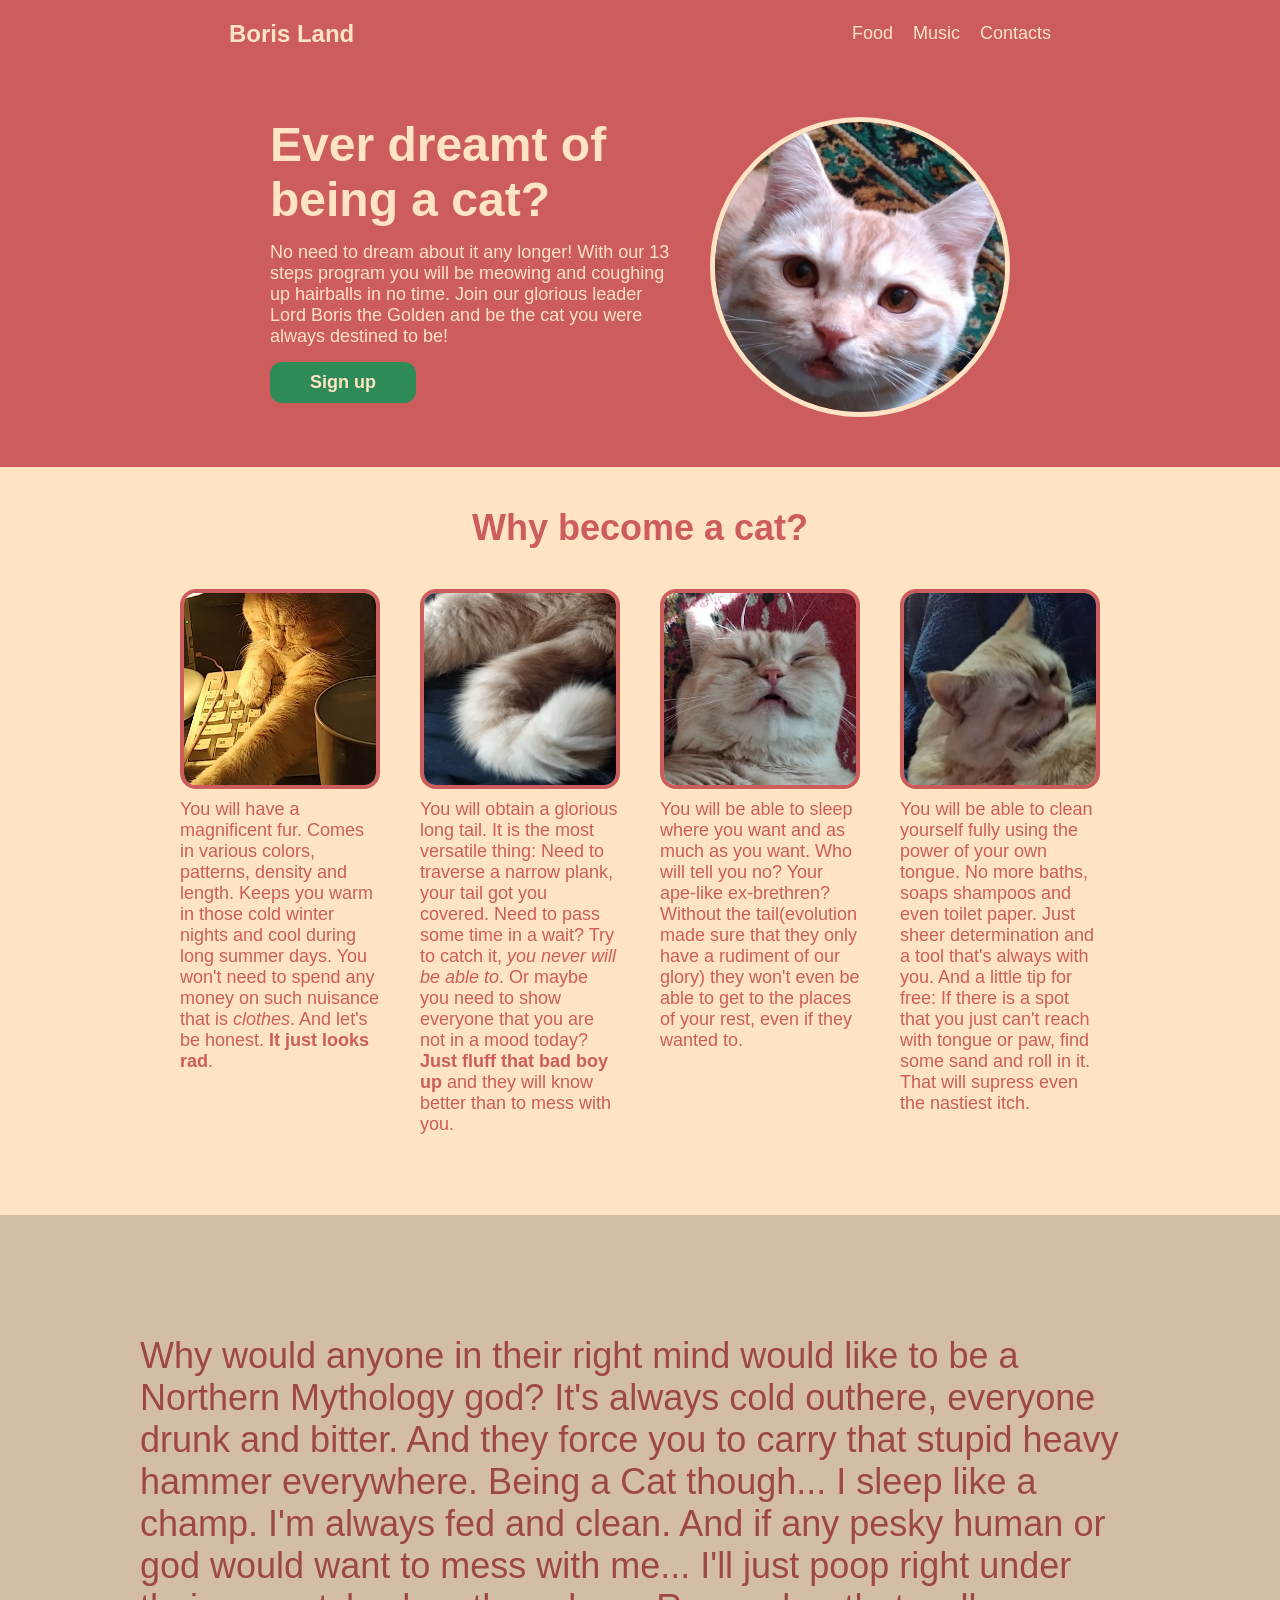
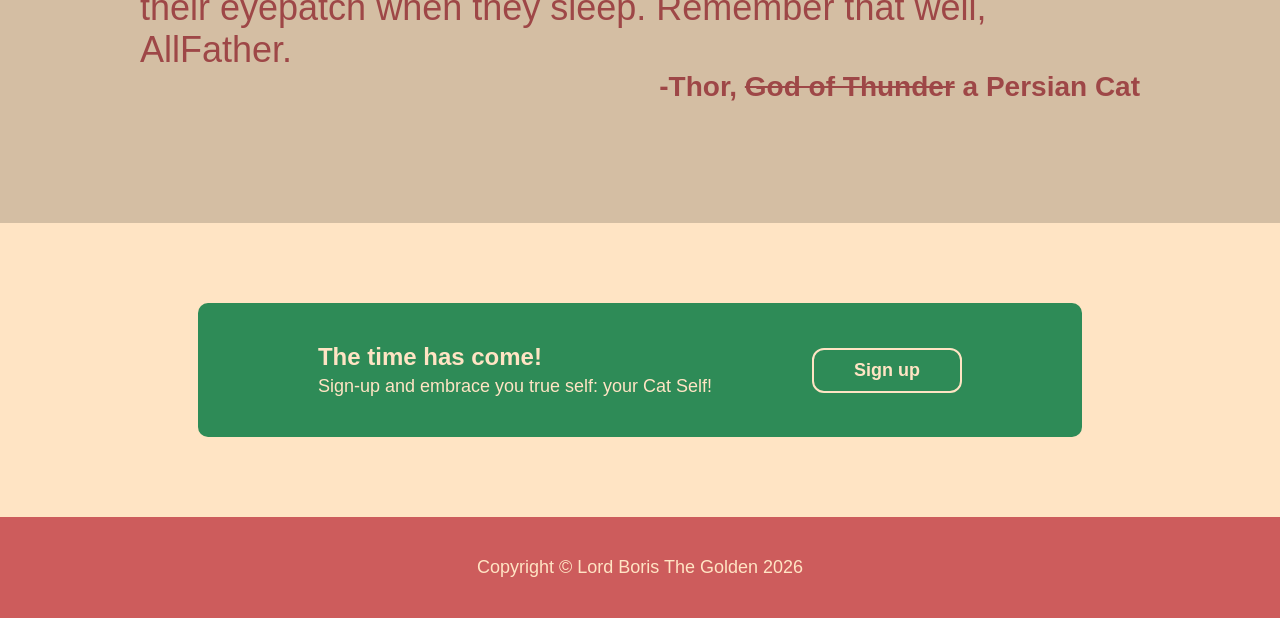
<file: index.html>
<!DOCTYPE html>
<html lang="en">
<head>
    <meta charset="UTF-8">
    <meta name="viewport" content="width=device-width, initial-scale=1.0">
    <title>Boris Land</title>
    <link rel="stylesheet" href="styles.css">
</head>
<body>
    <div class="header">
        <div class="logo">
            Boris Land
        </div>
        <ul class="navigation">
            <li><a href="https://vortexriker.github.io/boris-recipes">Food</a></li>
            <li><a href="https://www.youtube.com/watch?v=SaA_cs4WZHM">Music</a></li>
            <li><a href="contacts.html">Contacts</a></li>
        </ul>
    </div>

    <div class="content">
        <div class="top">
            <div class="intro">
                <p class="hero-header">Ever dreamt of being a cat?</p>
                <p class="hero-text">
                    No need to dream about it any longer!
                    With our 13 steps program you will be meowing and coughing up hairballs in no time.
                    Join our glorious leader Lord Boris the Golden and be the cat you were always destined to be!
                </p>
                <a class="sign-up" href="https://vortexriker.github.io/form-a-cat">Sign up</a>
            </div>
            <img src="images/orbis.png" alt="A photo of a magnificent Golden Cat" width="300" height="300">
        </div>
        <div class="upper-middle">
            <p class="information-header">Why become a cat?</p>
            <ul class="information">
                <li>
                    <img src="images/fur.png" alt="An image of a cat fur" width="200" height="200">
                    <p>
                        You will have a magnificent fur. 
                        Comes in various colors, patterns, density and length.
                        Keeps you warm in those cold winter nights and cool during long summer days.
                        You won't need to spend any money on such nuisance that is <em>clothes</em>.
                        And let's be honest. <strong>It just looks rad</strong>. 
                    </p>
                </li>
                <li>
                    <img src="images/tail.png" alt="An image of a cat tail" width="200" height="200">
                    <p>
                        You will obtain a glorious long tail.
                        It is the most versatile thing: Need to traverse a narrow plank, your tail got you covered. 
                        Need to pass some time in a wait? Try to catch it, <em>you never will be able to</em>.
                        Or maybe you need to show everyone that you are not in a mood today?
                        <strong>Just fluff that bad boy up</strong> and they will know better than to mess with you. 

                    </p>
                </li>
                <li>
                    <img src="images/sleep.png" alt="An image of a sleeping cat" width="200" height="200">
                    <p>
                        You will be able to sleep where you want and as much as you want.
                        Who will tell you no? Your ape-like ex-brethren? Without the tail(evolution made sure that they only have a rudiment of our glory)
                        they won't even be able to get to the places of your rest, even if they wanted to.
                    </p>
                </li>
                <li>
                    <img src="images/clean.png" alt="An image of a clean cat" width="200" height="200">
                    <p>
                        You will be able to clean yourself fully using the power of your own tongue.
                        No more baths, soaps shampoos and even toilet paper.
                        Just sheer determination and a tool that's always with you.
                        And a little tip for free: If there is a spot that you just can't reach with tongue or paw,
                        find some sand and roll in it. That will supress even the nastiest itch.
                    </p>
                </li>
            </ul>
        </div>
        <div class="lower-middle">
            <div class="quote">
                <p class="quote-text">
                    Why would anyone in their right mind
                    would like to be a Northern Mythology god?
                    It's always cold outhere, everyone drunk and bitter.
                    And they force you to carry that stupid heavy hammer everywhere.
                    Being a Cat though... I sleep like a champ. I'm always fed and clean.
                    And if any pesky human or god would want to mess with me...
                    I'll just poop right under their eyepatch when they sleep.
                    Remember that well, AllFather.
                </p>
                <p class="quote-author">
                    -Thor, <s>God of Thunder</s> a Persian Cat
                </p>
            </div>
        </div>
        <div class="bottom">
            <div class="reminder">
                <div class = action>
                    <p class="action-header">The time has come!</p>
                    <p class="action-text">Sign-up and embrace you true self: your Cat Self!</p>
                </div>
                <a class="sign-up" href="https://vortexriker.github.io/form-a-cat"> Sign up</a>
            </div>
        </div>
    </div>
    <div class="footer">
        <p class="copyright">Copyright &copy; Lord Boris The Golden 2026</p>
    </div>
</body>
</html>
</file>
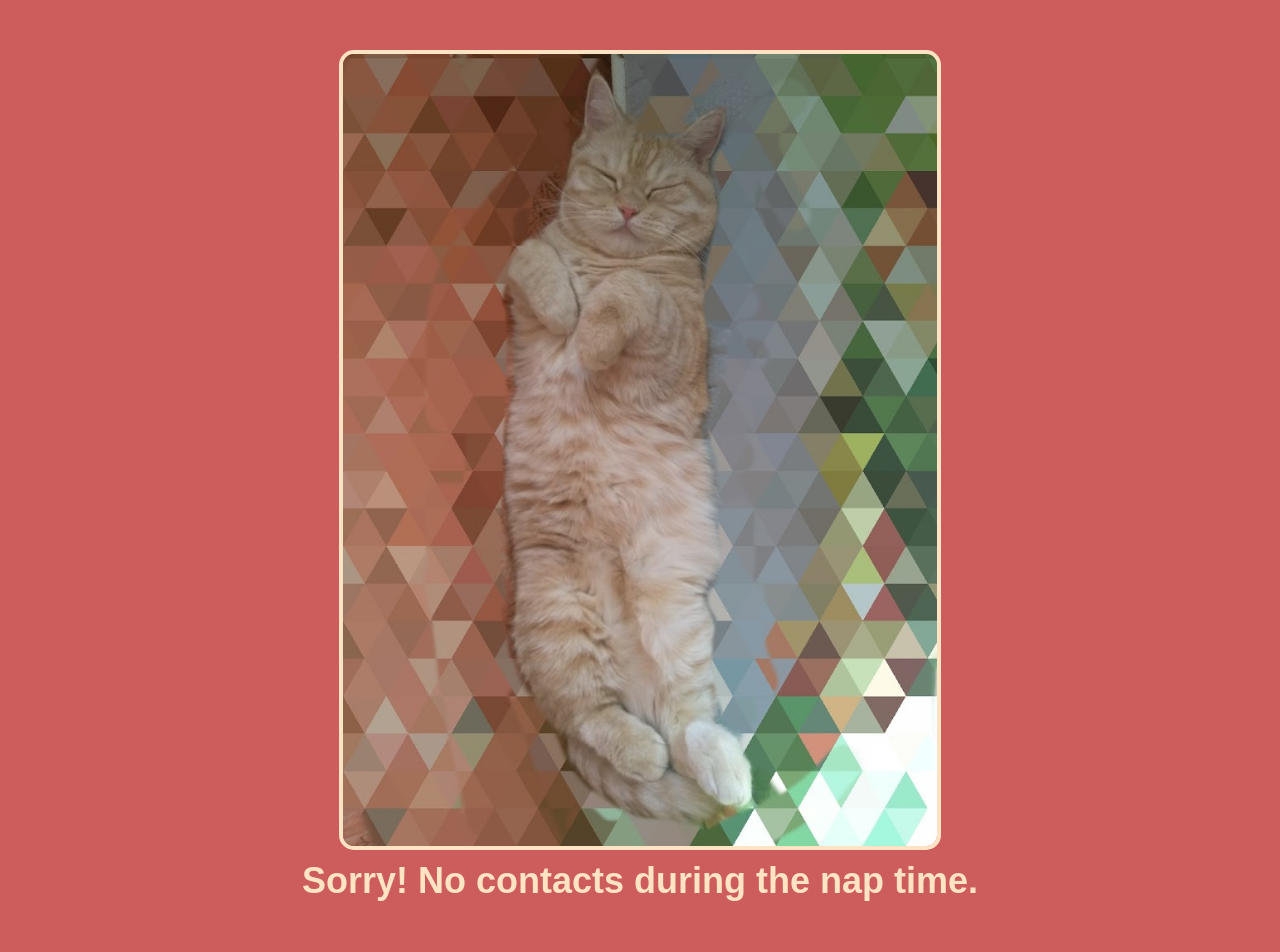
<file: contacts.html>
<!DOCTYPE html>
<html lang="en">
<head>
    <meta charset="UTF-8">
    <meta name="viewport" content="width=device-width, initial-scale=1.0">
    <title>Contacts</title>
    <link rel="stylesheet" href="styles.css">
</head>
<body>
    <div class="contact">
        <img src="images/contact.jpg" alt="an image of a glorious sleeping cat" height="800">
        <p>Sorry! No contacts during the nap time.</p>
    </div>
</body>
</html>
</file>
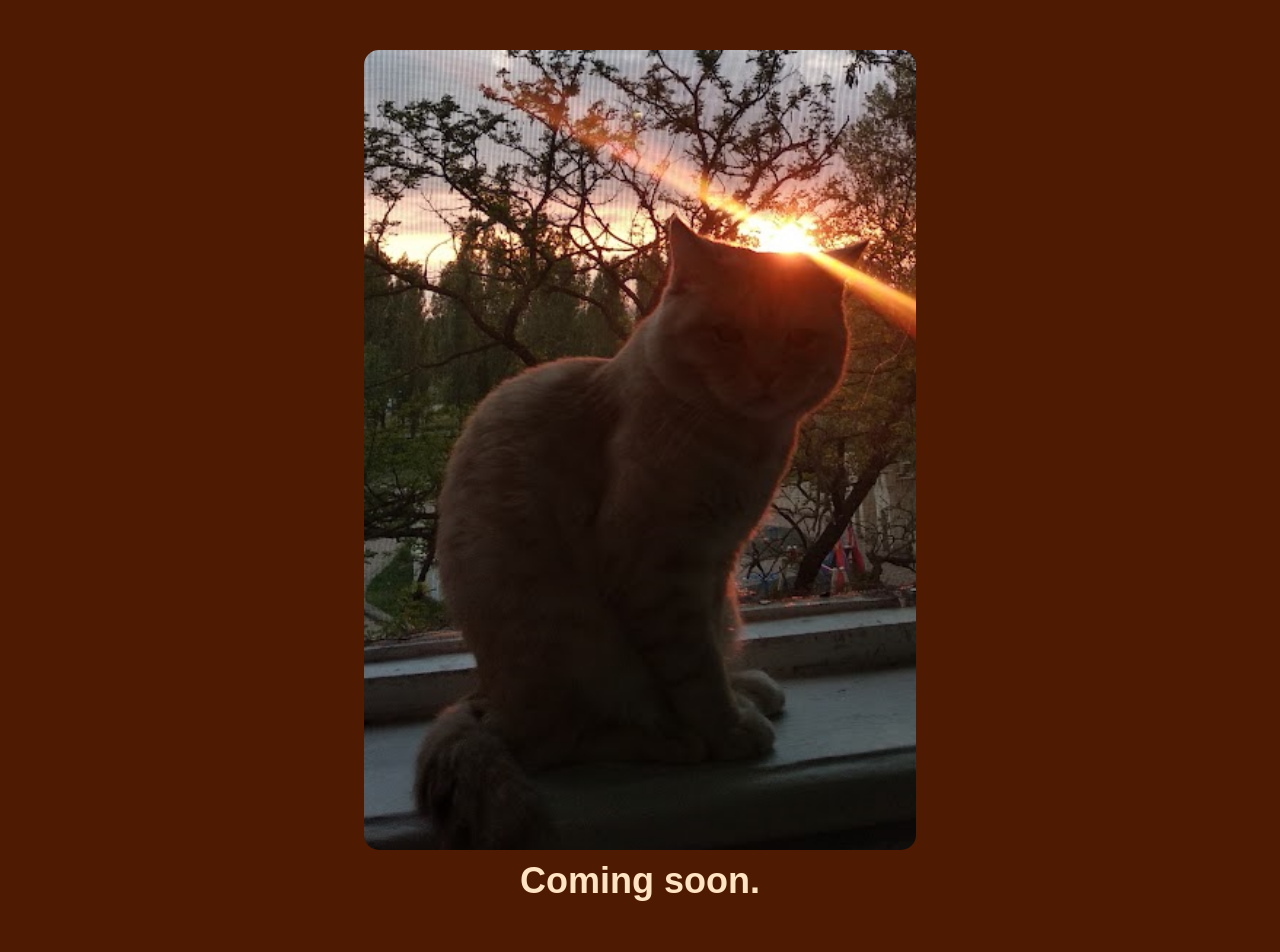
<file: signup.html>
<!DOCTYPE html>
<html lang="en">
<head>
    <meta charset="UTF-8">
    <meta name="viewport" content="width=device-width, initial-scale=1.0">
    <title>Sign-up</title>
    <link rel="stylesheet" href="styles.css">
</head>
<body>
    <div class="soon">
        <img src="images/soon.png" alt="An image of a cat sitting on the window with a sunset on a background" height="800">
        <p>Coming soon.</p>
    </div>
</body>
</html>
</file>
<file: styles.css>
html
{
    box-sizing: border-box;
    font-family: Roboto, Papyrus, sans-serif;
    font-size: 18px;
}

*,
*::before,
*::after
{
    box-sizing: inherit;
}

body
{
    height: 100vh;
    margin: 0;
    padding: 0;
    display: flex;
    flex-direction: column;
    background-color: indianred;
    color: bisque;
}

p
{
    margin: 0;
    padding: 0;
}

.header,
.footer,
.contact,
.soon
{
    display: flex;
    align-items: center;
}

.header
{
    padding: 5px 0px;
    justify-content: space-around;
}

.footer
{
    padding: 40px 0px;
    justify-content: center;
}

.logo
{
    font-size: 24px;
    font-weight: 900;
}

.navigation
{
    list-style: none;
    display: flex;
    gap: 20px;
}

.navigation a
{
    color: bisque;
    text-decoration: none;
}

.top,
.upper-middle,
.lower-middle,
.bottom,
.content
{
    flex: 1;
    display: flex;
}

.content
{
    flex-direction:column;
    align-items: stretch;
}

.top
{
    justify-content: center;
    gap: 40px;
    padding: 50px;
}

.intro
{
    flex: 0 1 400px;
    display: flex;
    flex-direction: column;
    align-items:baseline;
    gap: 15px;
}
.hero-header
{
    font-size: 48px;
    font-weight: 900;
}

.sign-up
{
    background-color: seagreen;
    font-size: 18px;
    border: none;
    border-radius: 12px;
    padding: 10px 40px;
    color: bisque;
    font-weight: 600;
    text-decoration: none;
}
.sign-up:hover
{
    background-color: rgb(54, 163, 101);
}
.top img
{
    width: 300px;
    height: 300px;
    border: 5px solid bisque;
    border-radius: 50%;
}

.upper-middle
{
    background-color: bisque;
    flex-direction: column;
    justify-content: center;
    align-items: center;
    padding: 40px 0px 80px;
    gap: 40px
}

.information-header
{
    font-size: 36px;
    font-weight: 900;
    color: indianred;

}
.information
{
    display: flex;
    justify-content: center;
    flex-flow: row wrap;
    list-style: none;
    margin: 0;
    padding: 0;
    gap: 10px 40px;
}

.information img
{
    width: 200px;
    height: 200px;
    border: 4px solid indianred;
    border-radius: 16px;
}

.information li
{
    display: flex;
    flex-direction: column;
    flex: 0 1 200px;
    color: indianred;
    gap: 10px;
}

.lower-middle
{
    background-color: rgb(212, 190, 163);
    justify-content: center;
    align-items: center;
}

.quote
{
    display: flex;
    flex: 0 1 1000px;
    flex-direction: column;
    padding: 120px 0px;
}

.quote-text
{
    font-size:36px;
    font-weight:300;
    color: rgb(158, 71, 71);;
    padding: 0;
    margin: 0;
}
.quote-author
{
    align-self: flex-end;
    font-size: 28px;
    font-weight: 900;
    color:rgb(158, 71, 71);
}
.bottom
{
    justify-content: center;
    align-items: center;
    background-color: bisque;
    padding: 80px 0px;
}

.reminder
{
    display:flex;
    justify-content: center;
    align-items: center;
    gap: 100px;
    background-color: seagreen;
    padding: 40px 120px;
    border: none;
    border-radius: 10px;
}
.action
{
    display: flex;
    flex-direction: column;
    gap: 5px;
}
.action p
{
    margin: 0;
    padding: 0;

}
.action-header
{
    font-size:24px;
    font-weight: 900;
}

.reminder a
{
    border: 2px solid bisque;
}

.contact,
.soon
{
    flex-direction: column;
    justify-content: center;
    gap: 10px;
    padding: 50px;
}
.contact img
{
    height: 800px;
    border: 4px solid bisque;
    border-radius: 15px;
}
.contact,.soon p
{
    font-size: 36px;
    font-weight: 900;
}

.soon
{
    flex: 1;
    background-color: rgb(78, 26, 2);
}
.soon img
{
    border: none;
    border-radius: 15px;
}
</file>
